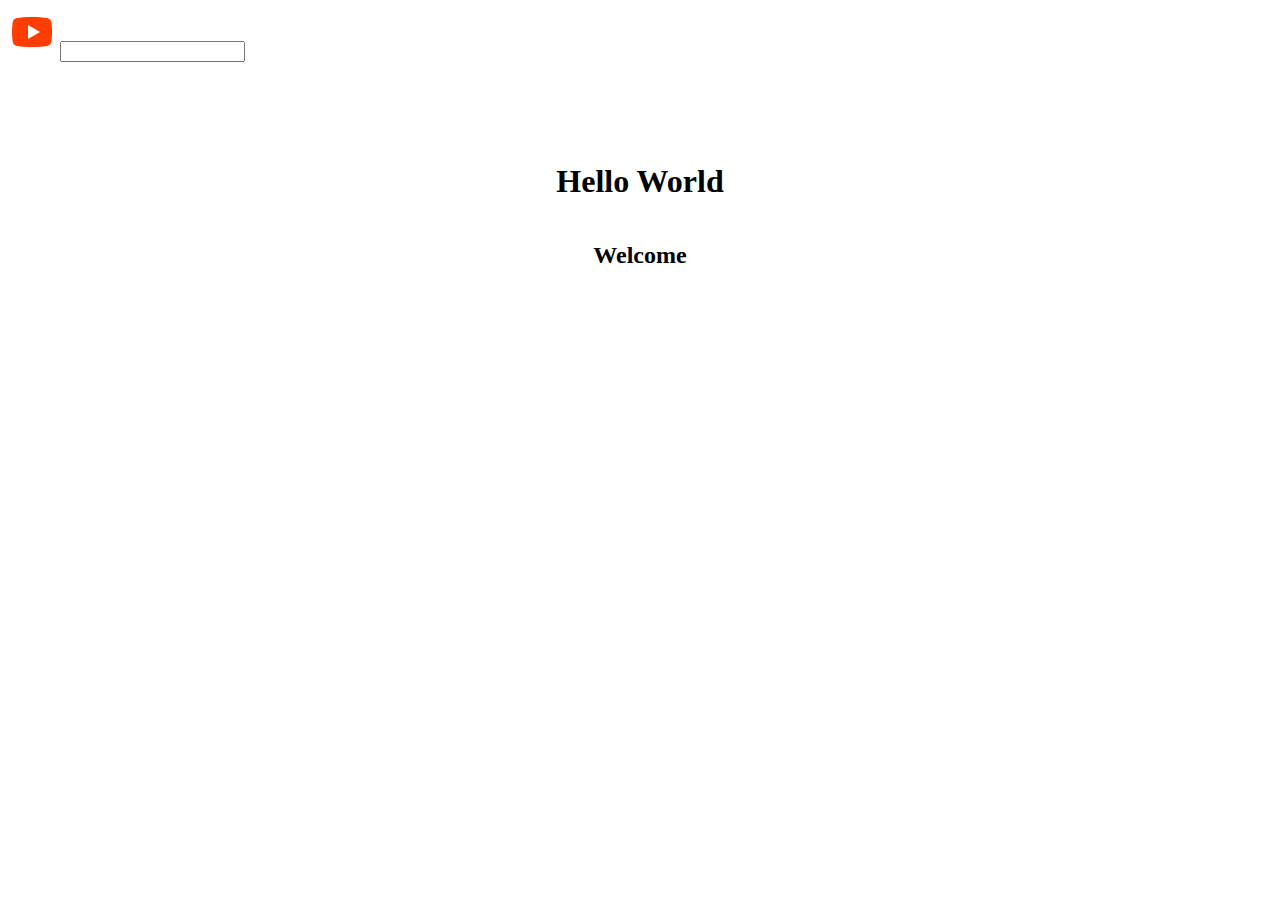
<file: Html - session-5th & 6th Nov 2022/index.html>
<!DOCTYPE html>
<html lang="en">
<head>
    <meta charset="UTF-8">
    <meta http-equiv="X-UA-Compatible" content="IE=edge">
    <meta name="viewport" content="width=device-width, initial-scale=1.0">
    <title>HTML Practice</title>
    <style>
        
        .hero {
            display: flex;
            align-items: center;
            justify-content: center;
            flex-direction: column;
            padding-top: 5rem;

        }
    </style>
</head>
<body>
    <img src="./Assets/icons8-youtube.svg" alt="Youtube-Logo">
    <input type="search" name="youtubr-Search" id="yt">
<div class="hero">
    <h1>Hello World</h1>
    <h2>Welcome</h2>
    
</div>
</body>
</html>
</file>
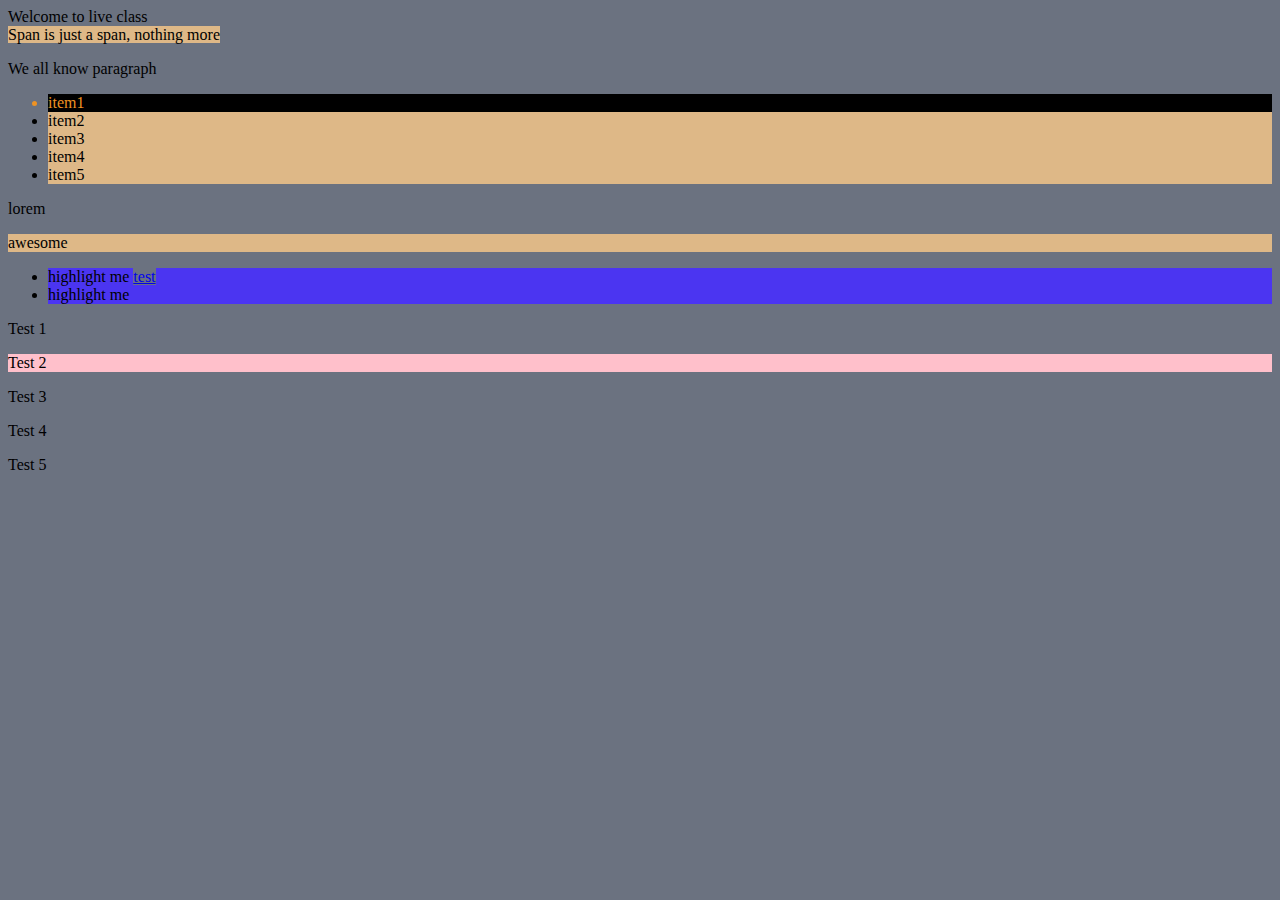
<file: Basics of CSS - session-12th & 13th Nov 2022/CSS-Selectors/index.html>
<!DOCTYPE html>
<html lang="en">
  <head>
    <meta charset="UTF-8" />
    <meta http-equiv="X-UA-Compatible" content="IE=edge" />
    <meta name="viewport" content="width=device-width, initial-scale=1.0" />
    <title>Document</title>
    
    <style>
     
      /* universal selector */
      * {
        background-color: rgb(107 114 128);
      }

      /* individual selector */
      h1 {
        background-color: rgb(147 51 234);
        color: #FFFFFF;
      }
      /* class and id selector */
      .warning {
        background-color: #ef9323;
        color: #FFFFFF;
      }
      #danger {
        background-color: #e93916;
        color: #FFFFFF;
      }
      /* and selector (chained) */
      li.bg-black.text-white{
        background-color: #000;
        color: #ef9323;
      }
      /* combined selector */
      span, li {
        background-color: burlywood;
      }

      /* inside an element */
      div ul li {
        background-color: #4b35f1;
      }
      /* direct child */
      div > li > p {
        background-color: #7667e4;
      }

      /* sibling  ~ or + */
      .sibling + p {
        background-color: pink;
      }
    </style>
  </head>
  <body>
    <div>Welcome to live class</div>
    <span>Span is just a span, nothing more</span>
    <p>We all know paragraph</p>
    <ul>
      <li class="bg-black text-white">item1</li>
      <li >item2</li>
      <li >item3</li>
      <li >item4</li>
      <li>item5</li>
    </ul>

    <div>
      <p>lorem</p>
      <li>awesome</li>
      <ul>
        <li>highlight me <a href="#">test</a></li>
        <li>highlight me</li>
      </ul>
    </div>

    <section>
      <p class="sibling">Test 1</p>
      <p >Test 2</p>
      <p>Test 3</p>
      <p >Test 4</p>
      <p>Test 5</p>
    </section>
  </body>
</html>
</file>
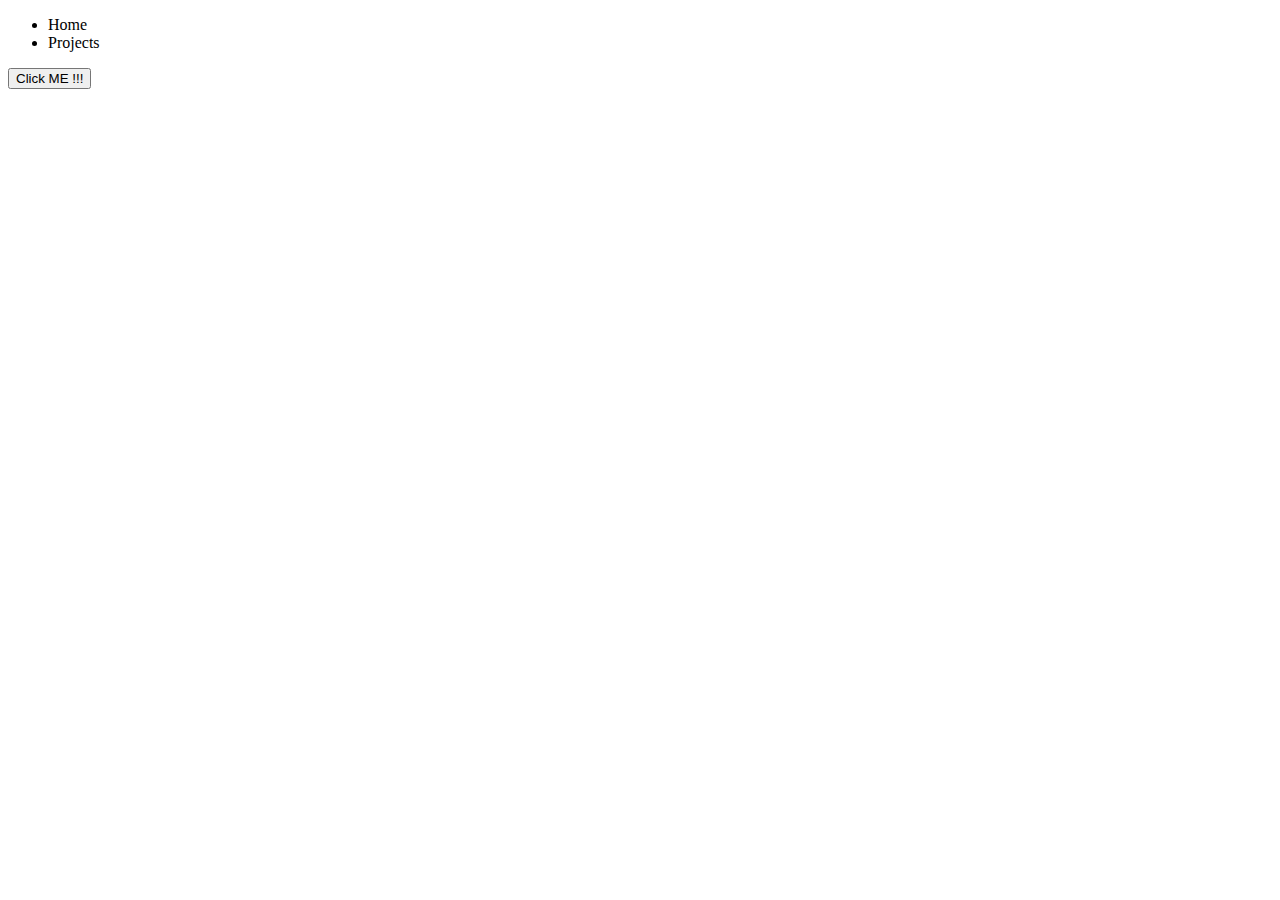
<file: Javascript_10-12-2022/22-1-2023 DOM/index.html>
<!DOCTYPE html>
<html lang="en">
  <head>
    <meta charset="UTF-8" />
    <meta http-equiv="X-UA-Compatible" content="IE=edge" />
    <meta name="viewport" content="width=device-width, initial-scale=1.0" />
    <title>DOM manipulation</title>
  </head>
  <body>
    <header>
      <nav>
        <ul id="ullist">
          <li>Home</li>
          <li>Projects</li>
        </ul>
      </nav>

      <button onclick="maths()" id="clickme">Click ME !!!</button>
      <h1 id="message"></h1>
    </header>

    <script>
      // create Element in html in js
      //   let list = document.createElement("li");
      //   list.style.color = "white";
      //   list.style.backgroundColor = "red";
      //   list.textContent = "best in Class DOM from JS";
      //   document.body.appendChild(list);

      //   remove element in html using JS
      //   const list = document.getElementById("ullist");
      //   list.removeChild(list.firstElementChild);

      // function on a button
      function maths() {
        let input = prompt(`Please Solve This to Move Ahead " 10-2 " `);
        if (input == 8) {
          let msg = document.getElementById("message");
          msg.innerText = "you are Correct";
          msg.style.backgroundColor = "green";
          msg.style.color = "white";
        } else {
          let msg = document.getElementById("message");
          msg.innerText = "you are InCorrect";
          msg.style.backgroundColor = "red";
        }
      }
    </script>
  </body>
</html>
</file>
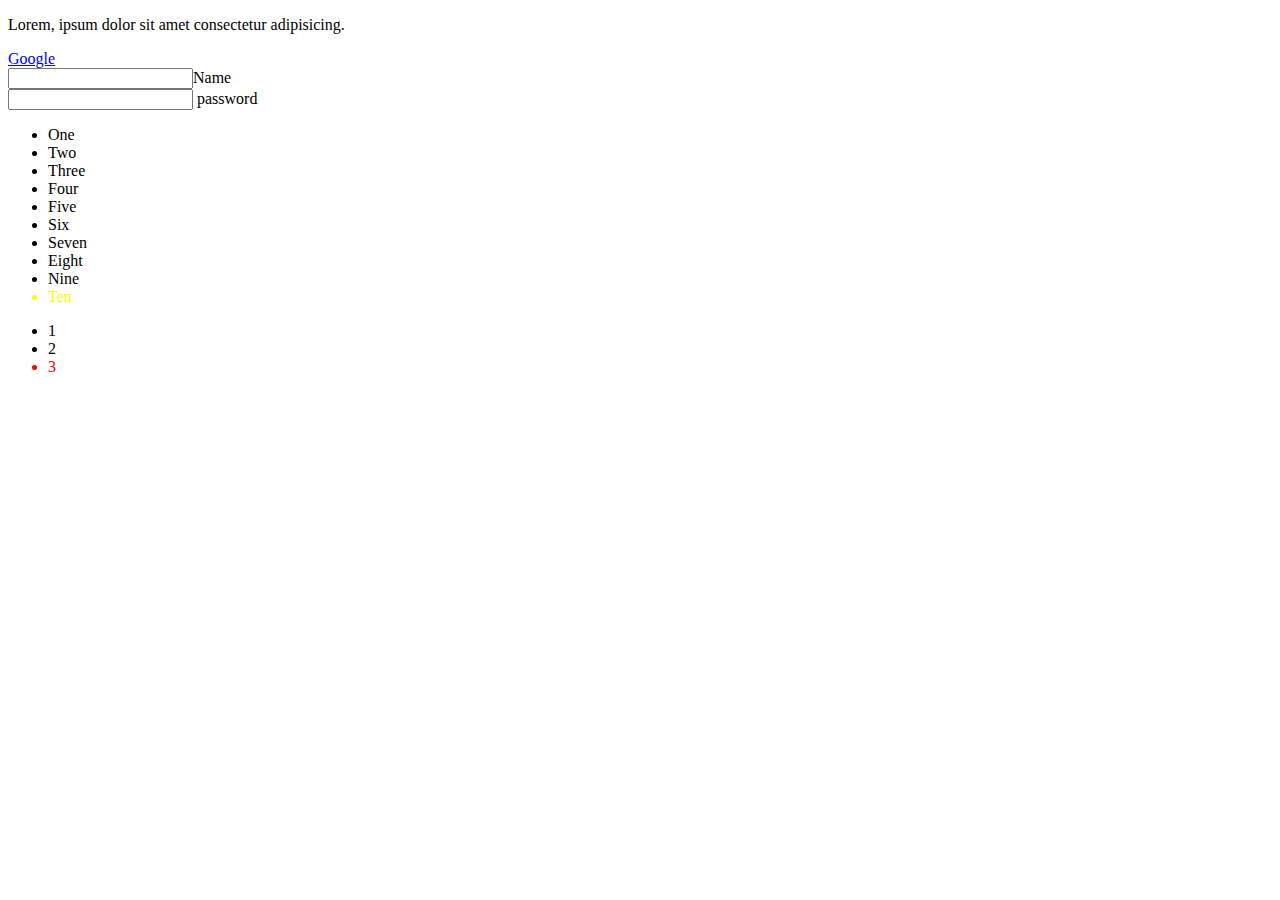
<file: Basics of CSS - session-12th & 13th Nov 2022/CSS Position, FLex, Grid/Satuarday_18th_Nov_22/index.html>
<!DOCTYPE html>
<html lang="en">
<head>
    <meta charset="UTF-8">
    <meta http-equiv="X-UA-Compatible" content="IE=edge">
    <meta name="viewport" content="width=device-width, initial-scale=1.0">
    <title>CSS</title>
    <style>
        /* a:hover{
            color: white;
        }
        a:visited{
            color: #3DBE29;
        }
        a:link{
            color: black;
        } */
        input:focus{
            background-color: #808080;
            color: white;
        }
        /* li:nth-child(5n){
            background-color:#5DA3FA;
            border: 2px dotted black;
        } */
        li:last-child{
            color: red;
        }
    </style>
</head>
<body>
    <p>Lorem, ipsum dolor sit amet consectetur adipisicing.</p>
    <a href="https://www.google.com/">Google</a> <br>
    <input type="text" >Name <br>
    <input type="password"> password <br>

    <ul>
        <li>One</li>
        <li>Two</li>
        <li>Three</li>
        <li>Four</li>
        <li>Five</li>
        <li>Six</li>
        <li>Seven</li>
        <li>Eight</li>
        <li>Nine</li>
        <li style="color: yellow;">Ten</li>
    </ul>


    <ul>
        <li>1</li>
        <li>2</li>
        <li>3</li>
    </ul>
</body>
</html>
</file>
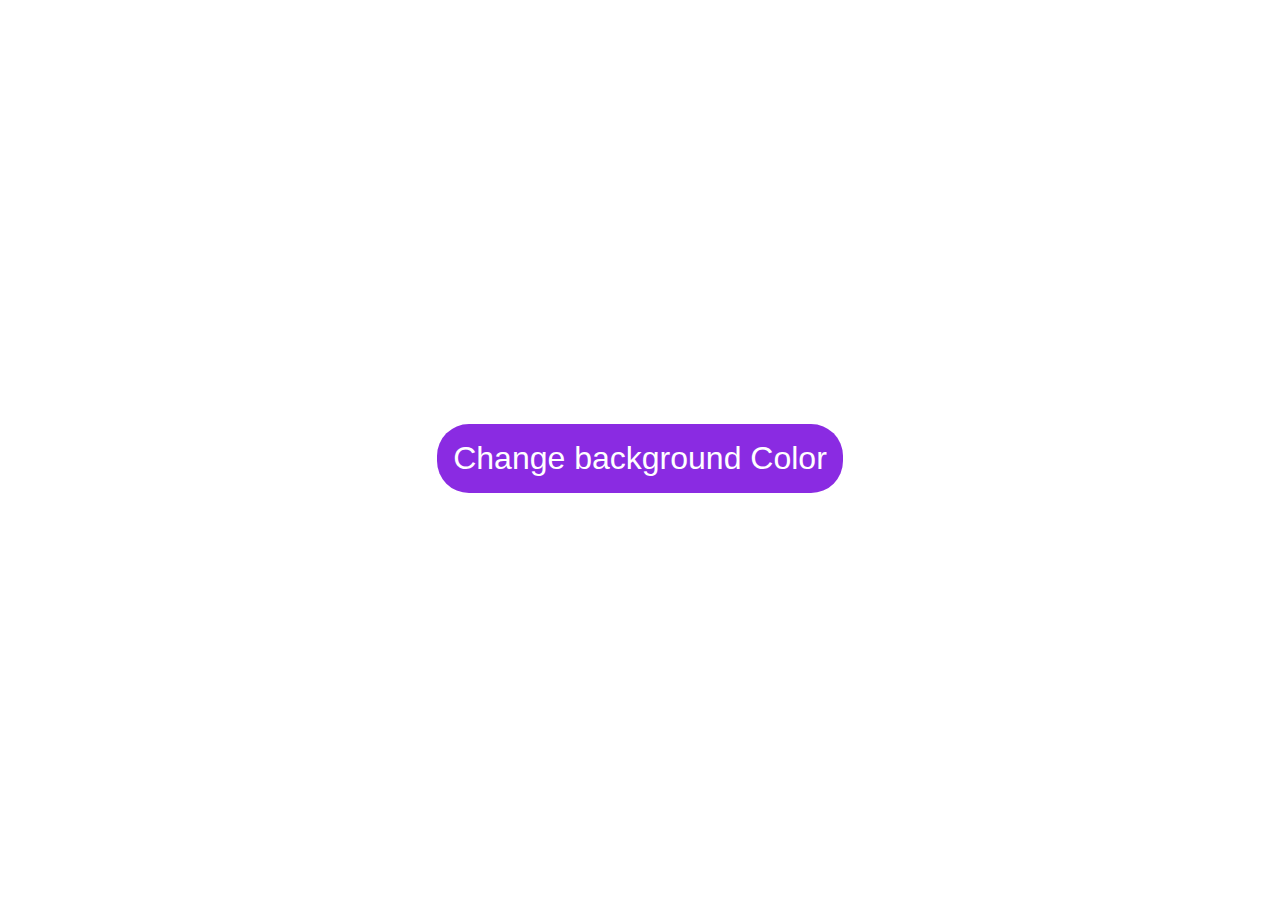
<file: Javascript_10-12-2022/22-1-2023 DOM/Project/index.html>
<!DOCTYPE html>
<html lang="en">
  <head>
    <meta charset="UTF-8" />
    <meta http-equiv="X-UA-Compatible" content="IE=edge" />
    <meta name="viewport" content="width=device-width, initial-scale=1.0" />
    <title>DOM Project in Class</title>
    <link rel="stylesheet" href="./style.css" />
  </head>
  <body>
    <button id="action">Change background Color</button>

    <script src="./main.js"></script>
  </body>
</html>
</file>
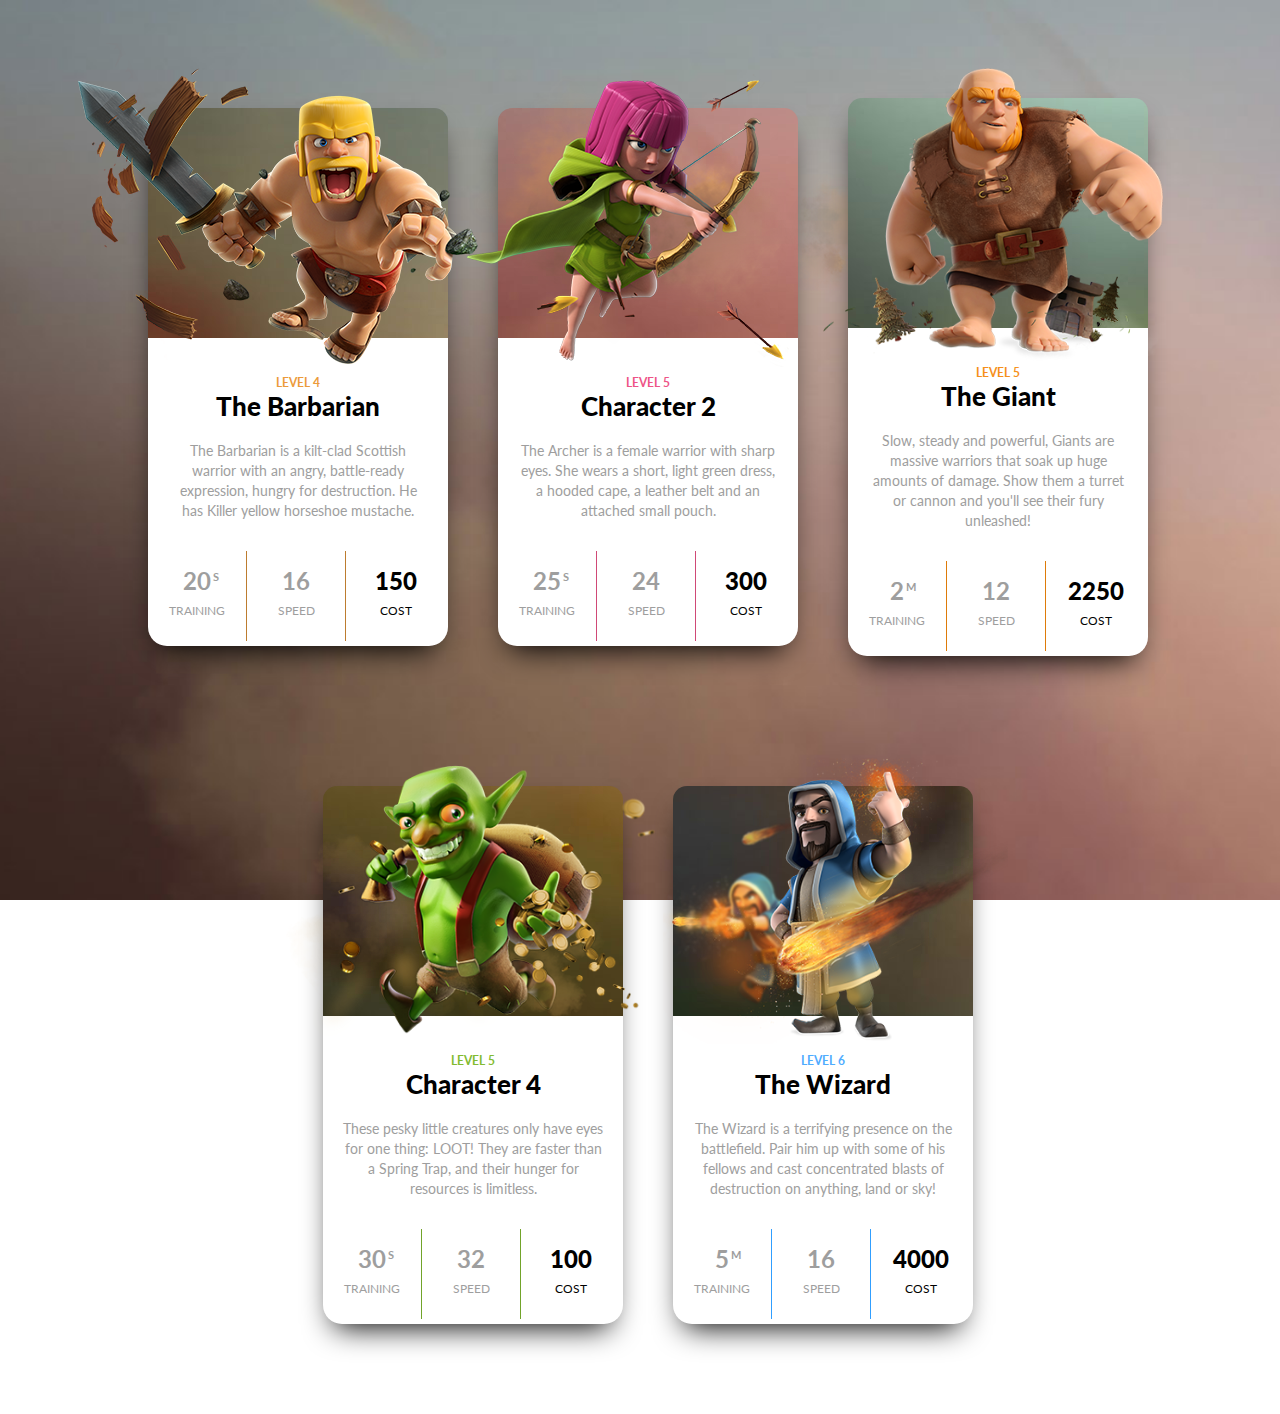
<file: Javascript_10-12-2022/JS - Assignments/Dom Projects/04_DOM Project/04_DOM Project/index.html>
<!DOCTYPE html>
<html lang="en">

<head>
    <meta charset="UTF-8" />
    <meta http-equiv="X-UA-Compatible" content="IE=edge" />
    <meta name="viewport" content="width=device-width, initial-scale=1.0" />
    <title>Document</title>
    <link rel="stylesheet" href="./style.css" />
</head>

<body>
    <div class="slide-container">
        <div class="wrapper">
            <div class="clash-card barbarian">
                <div class="clash-card__image clash-card__image--barbarian">
                    <img src="./assets/barbarian.png" alt="barbarian" />
                </div>
                <div class="clash-card__level clash-card__level--barbarian">
                    Level 4
                </div>
                <div>The Barbarian</div>
                <div class="clash-card__unit-description">
                    The Barbarian is a kilt-clad Scottish warrior with an angry,
                    battle-ready expression, hungry for destruction. He has Killer
                    yellow horseshoe mustache.
                </div>

                <div class="clash-card__unit-stats clash-card__unit-stats--barbarian clearfix">
                    <div class="one-third">
                        <div class="stat">20<sup>S</sup></div>
                        <div class="stat-value">Training</div>
                    </div>

                    <div class="one-third">
                        <div class="stat">16</div>
                        <div class="stat-value">Speed</div>
                    </div>

                    <div class="one-third no-border">
                        <div class="stat">150</div>
                        <div class="stat-value">Cost</div>
                    </div>
                </div>
            </div>
            <!-- end clash-card barbarian-->
        </div>
        <!-- end wrapper -->

        <div class="wrapper">
            <div class="clash-card archer">
                <div class="clash-card__image clash-card__image--archer">
                    <img src="./assets/archer.png" alt="archer" />
                </div>
                <div class="clash-card__level clash-card__level--archer">Level 5</div>
                <div>Character 2</div>
                <div class="clash-card__unit-description">
                    The Archer is a female warrior with sharp eyes. She wears a short,
                    light green dress, a hooded cape, a leather belt and an attached
                    small pouch.
                </div>

                <div class="clash-card__unit-stats clash-card__unit-stats--archer clearfix">
                    <div class="one-third">
                        <div class="stat">25<sup>S</sup></div>
                        <div class="stat-value">Training</div>
                    </div>

                    <div class="one-third">
                        <div class="stat">24</div>
                        <div class="stat-value">Speed</div>
                    </div>

                    <div class="one-third no-border">
                        <div class="stat">300</div>
                        <div class="stat-value">Cost</div>
                    </div>
                </div>
            </div>
            <!-- end clash-card archer-->
        </div>
        <!-- end wrapper -->

        <div class="wrapper">
            <div class="clash-card giant">
                <div class="clash-card__image clash-card__image--giant">
                    <img src="./assets/giant.png" alt="giant" />
                </div>
                <div class="clash-card__level clash-card__level--giant">Level 5</div>
                <div>The Giant</div>
                <div class="clash-card__unit-description">
                    Slow, steady and powerful, Giants are massive warriors that soak up
                    huge amounts of damage. Show them a turret or cannon and you'll see
                    their fury unleashed!
                </div>

                <div class="clash-card__unit-stats clash-card__unit-stats--giant clearfix">
                    <div class="one-third">
                        <div class="stat">2<sup>M</sup></div>
                        <div class="stat-value">Training</div>
                    </div>

                    <div class="one-third">
                        <div class="stat">12</div>
                        <div class="stat-value">Speed</div>
                    </div>

                    <div class="one-third no-border">
                        <div class="stat">2250</div>
                        <div class="stat-value">Cost</div>
                    </div>
                </div>
            </div>
            <!-- end clash-card giant-->
        </div>
        <!-- end wrapper -->

        <div class="wrapper">
            <div class="clash-card goblin">
                <div class="clash-card__image clash-card__image--goblin">
                    <img src="./assets/goblin.png" alt="goblin" />
                </div>
                <div class="clash-card__level clash-card__level--goblin">Level 5</div>
                <div>Character 4</div>
                <div class="clash-card__unit-description">
                    These pesky little creatures only have eyes for one thing: LOOT!
                    They are faster than a Spring Trap, and their hunger for resources
                    is limitless.
                </div>

                <div class="clash-card__unit-stats clash-card__unit-stats--goblin clearfix">
                    <div class="one-third">
                        <div class="stat">30<sup>S</sup></div>
                        <div class="stat-value">Training</div>
                    </div>

                    <div class="one-third">
                        <div class="stat">32</div>
                        <div class="stat-value">Speed</div>
                    </div>

                    <div class="one-third no-border">
                        <div class="stat">100</div>
                        <div class="stat-value">Cost</div>
                    </div>
                </div>
            </div>
            <!-- end clash-card goblin-->
        </div>
        <!-- end wrapper -->

        <div class="wrapper">
            <div class="clash-card wizard">
                <div class="clash-card__image clash-card__image--wizard">
                    <img src="./assets/wizard.png" alt="wizard" />
                </div>
                <div class="clash-card__level clash-card__level--wizard">Level 6</div>
                <div>The Wizard</div>
                <div class="clash-card__unit-description">
                    The Wizard is a terrifying presence on the battlefield. Pair him up
                    with some of his fellows and cast concentrated blasts of destruction
                    on anything, land or sky!
                </div>

                <div class="clash-card__unit-stats clash-card__unit-stats--wizard clearfix">
                    <div class="one-third">
                        <div class="stat">5<sup>M</sup></div>
                        <div class="stat-value">Training</div>
                    </div>

                    <div class="one-third">
                        <div class="stat">16</div>
                        <div class="stat-value">Speed</div>
                    </div>

                    <div class="one-third no-border">
                        <div class="stat">4000</div>
                        <div class="stat-value">Cost</div>
                    </div>
                </div>
            </div>
            <!-- end clash-card wizard-->
        </div>
        <!-- end wrapper -->
    </div>
    <!-- end container -->
</body>

</html>
</file>
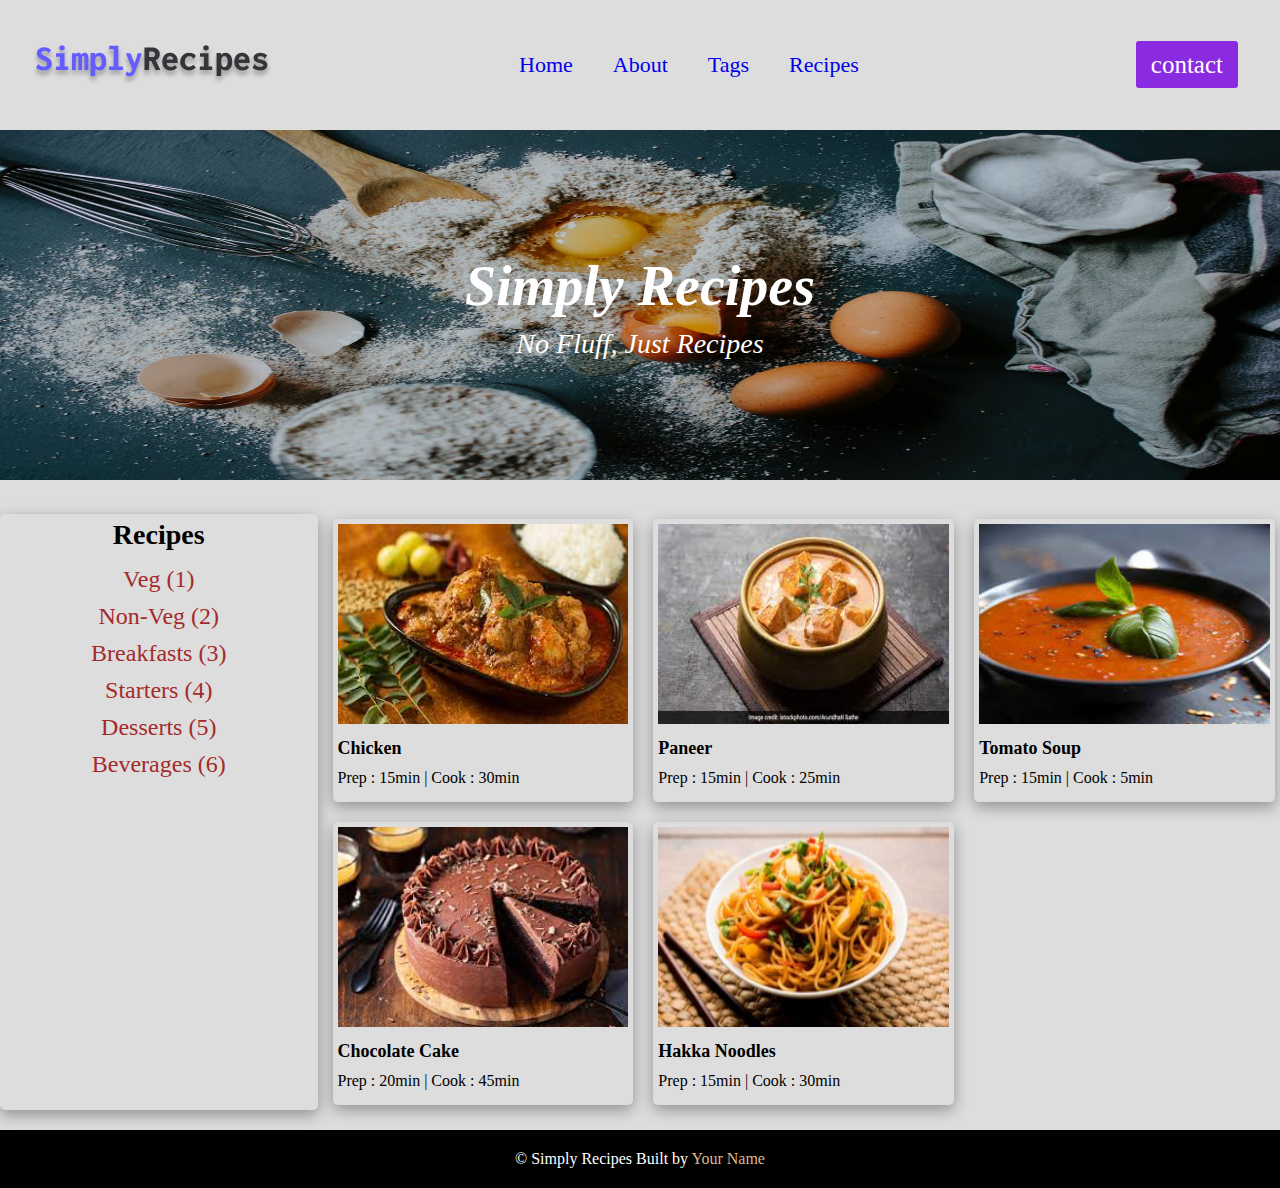
<file: Javascript_10-12-2022/JS - Assignments/Dom Projects/05_DOM Project/05_DOM Project/index.html>
<!DOCTYPE html>
<html lang="en">

<head>
    <meta charset="UTF-8" />
    <meta http-equiv="X-UA-Compatible" content="IE=edge" />
    <meta name="viewport" content="width=device-width, initial-scale=1.0" />
    <title>Simply Recipes</title>
    <link rel="stylesheet" href="style.css" />
    <link rel="shortcut icon" href="/img/favicon.ico" type="image/x-icon">
</head>

<body>
    <nav class="navbar">
        <div class="nav-center">
            <div class="nav-header">
                <a href="index.html" class="nav-logo">
                    <img src="./img/logo.svg" alt="Simply Recipes" />
                </a>
            </div>
            <div class="nav-links">
                <a href="index.html" class="nav-link"> home </a>
                <a href="index.html" class="nav-link"> about </a>
                <a href="index.html" class="nav-link"> tags </a>
                <a href="index.html" class="nav-link"> recipes </a>
            </div>
            <div>
                <a href="index.html" class="btn"> contact </a>
            </div>
        </div>
    </nav>
    <main class="page">
        <header class="hero">
            <div class="hero-container">
                <img src="./img/main.jpeg" alt="Main Image">
                <div class="hero-text">
                    <h1>Simply Recipes</h1>
                    <h4>No Fluff, Just Recipes</h4>
                </div>
            </div>
        </header>
        <section class="recipes-container">
            <div class="tags-container">
                <h4 class="text-r">recipes</h4>
                <div>
                    <a href="#"> Veg (1)</a>
                    <a href="#"> Non-Veg (2)</a>
                    <a href="#"> Breakfasts (3)</a>
                    <a href="#"> Starters (4)</a>
                    <a href="#"> Desserts (5)</a>
                    <a href="#"> Beverages (6)</a>
                </div>
            </div>
            <div class="recipe-gallery">
                <div class="card">
                    <a href="#" class="recipe-text">
                        <img src="./img/recipe-1.jpeg" class="recipe-img" />
                        <h5 class="recipe-name">Chicken</h5>
                        <p class="recipe-disp">Prep : 15min | Cook : 30min</p>
                    </a>
                </div>
                <div class="card">
                    <a href="#" class="recipe-text">
                        <img src="./img/recipe-2.jpeg" class="recipe-img " />
                        <h5 class="recipe-name">Paneer</h5>
                        <p class="recipe-disp">Prep : 15min | Cook : 25min</p>
                    </a>
                </div>
                <div class="card">
                    <a href="#" class="recipe-text">
                        <img src="./img/recipe-3.jpeg" class="recipe-img " />
                        <h5 class="recipe-name">Tomato Soup</h5>
                        <p class="recipe-disp">Prep : 15min | Cook : 5min</p>
                    </a>
                </div>
                <div class="card">
                    <a href="#" class="recipe-text">
                        <img src="./img/recipe-4.jpeg" class="recipe-img " />
                        <h5 class="recipe-name">Chocolate Cake</h5>
                        <p class="recipe-disp">Prep : 20min | Cook : 45min</p>
                    </a>
                </div>
                <div class="card">
                    <a href="#" class="recipe-text">
                        <img src="./img/recipe-5.jpeg" class="recipe-img " />
                        <h5 class="recipe-name">Hakka Noodles</h5>
                        <p class="recipe-disp">Prep : 15min | Cook : 30min</p>
                    </a>
                </div>
            </div>
        </section>
    </main>

    <footer class="page-footer">
        <p>
            &copy;
            <span class="footer-logo">Simply Recipes</span> Built by
            <a href=#>Your Name</a>
        </p>
    </footer>
</body>

</html>




<!-- 
    const ab = document.querySelector(".nav-links")
let x = document.createElement("a")
x.classList.add("btn")
x.textContent="Recipes 2"
'Recipes 2'
ab.append(x)
 -->
</file>
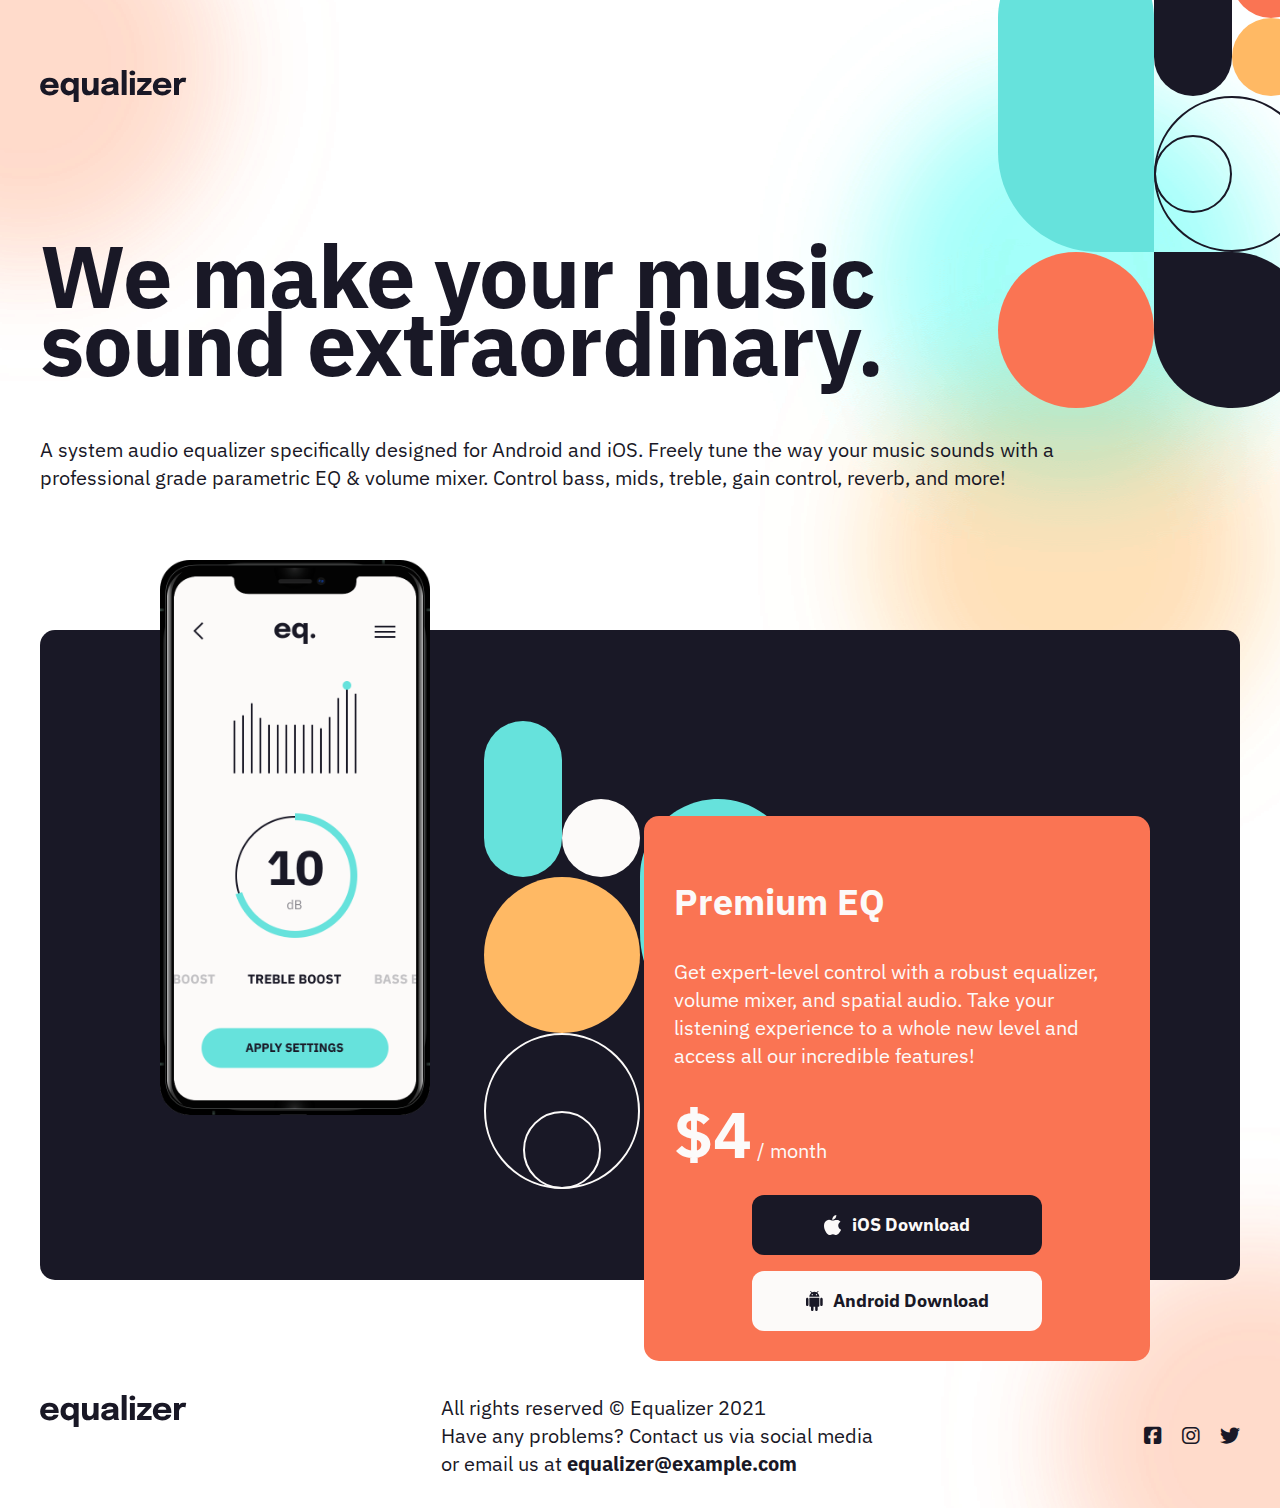
<file: Javascript_10-12-2022/JS - Assignments/Dom Projects/06_DOM Project/06_DOM Project/index.html>
<!DOCTYPE html>
<html lang="en">

<head>
  <meta charset="UTF-8">
  <meta name="viewport" content="width=device-width, initial-scale=1.0">

  <link rel="stylesheet" href="./css/style.css">
  <title>DOM Project 3</title>
</head>

<body>

  <main>
    <div class="top_img"><img src="./assets/bg-pattern-1.svg" alt="Background top image"></div>
    <header><img src="./assets/logo.svg" alt="Logo" class="logo"></header>
    <section class="hero">
      <h1>We make your music sound extraordinary.</h1>
      <p>A system audio equalizer specifically designed for Android and iOS. Freely tune the
        way your music sounds with a professional grade parametric EQ & volume mixer. Control
        bass, mids, treble, gain control, reverb, and more!</p>
    </section>

    <section class="app">
      <div class="app_img">
        <img src="./assets/illustration-app.png" alt="Ilustration app">
      </div>
      <div class="app_info">
        <h2>Premium EQ</h2>
        <p>Get expert-level control with a robust equalizer, volume mixer, and spatial audio. Take
          your listening experience to a whole new level and access all our incredible features!</p>
        <div class="app_price">
          <span>$4</span> / month
        </div>
        <div class="buttons">
          <div class="button iosDownload">
            <img src="./assets/icon-apple.svg" alt="iOS button">
            <span>iOS Download</span>
          </div>
          <div class="button androidDownload">
            <img src="./assets/icon-android.svg" alt="Android button">
            <span>Android Download</span>
          </div>
        </div>
      </div>
    </section>

    <footer>
      <div class="footer_logo"><img src="./assets/logo.svg" alt="Logo" class="logo"></div>
      <div class="footer_text">
        <div class="footer_copy">All rights reserved © Equalizer 2021</div>
        <div class="footer_problems"> Have any problems? Contact us via social media or email us at
          <strong>equalizer@example.com </strong>
        </div>
      </div>

      <div class="footer_social">
        <div class="footer_social_ico"><i class="fa-brands fa-square-facebook"></i></div>
        <div class="footer_social_ico"><i class="fa-brands fa-instagram"></i></div>
        <div class="footer_social_ico"><i class="fa-brands fa-twitter"></i></div>
      </div>

    </footer>
  </main>


  <link rel="stylesheet" href="https://cdnjs.cloudflare.com/ajax/libs/font-awesome/6.2.0/css/all.min.css">
</body>

</html>
</file>
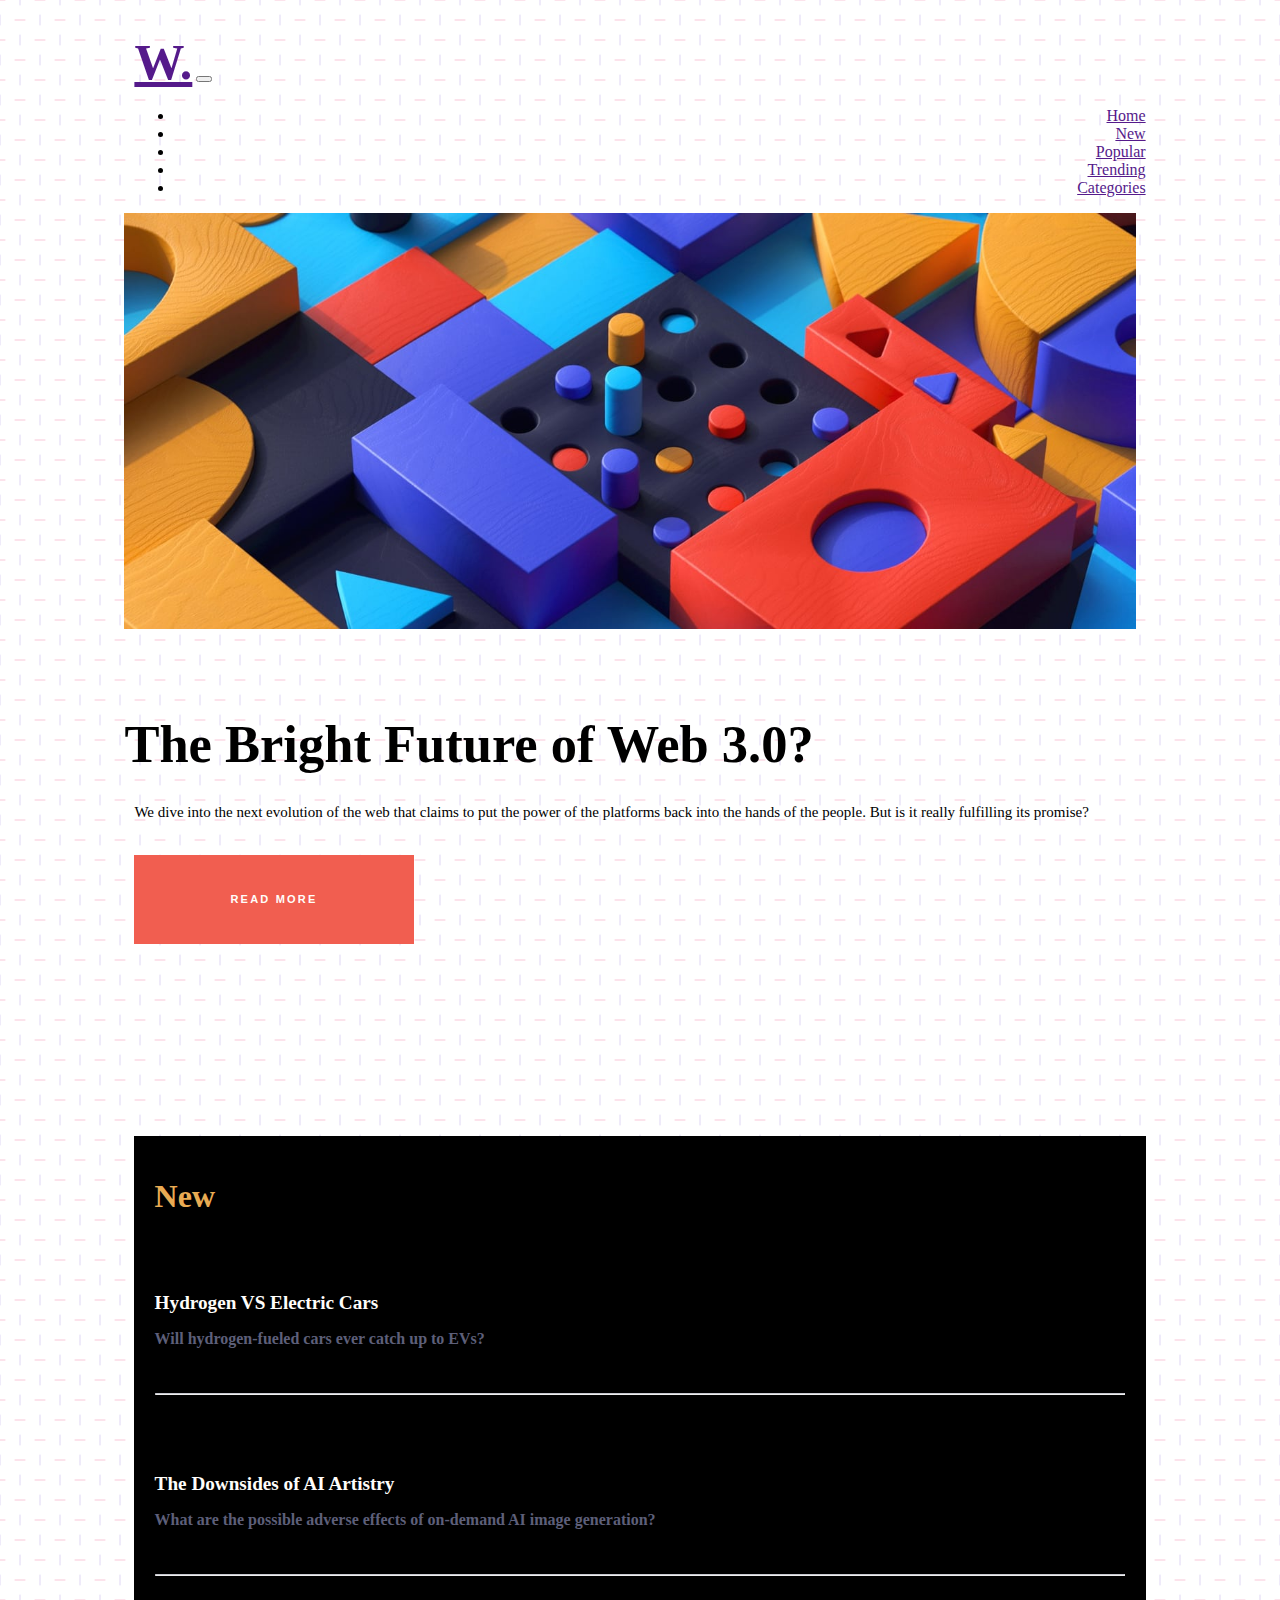
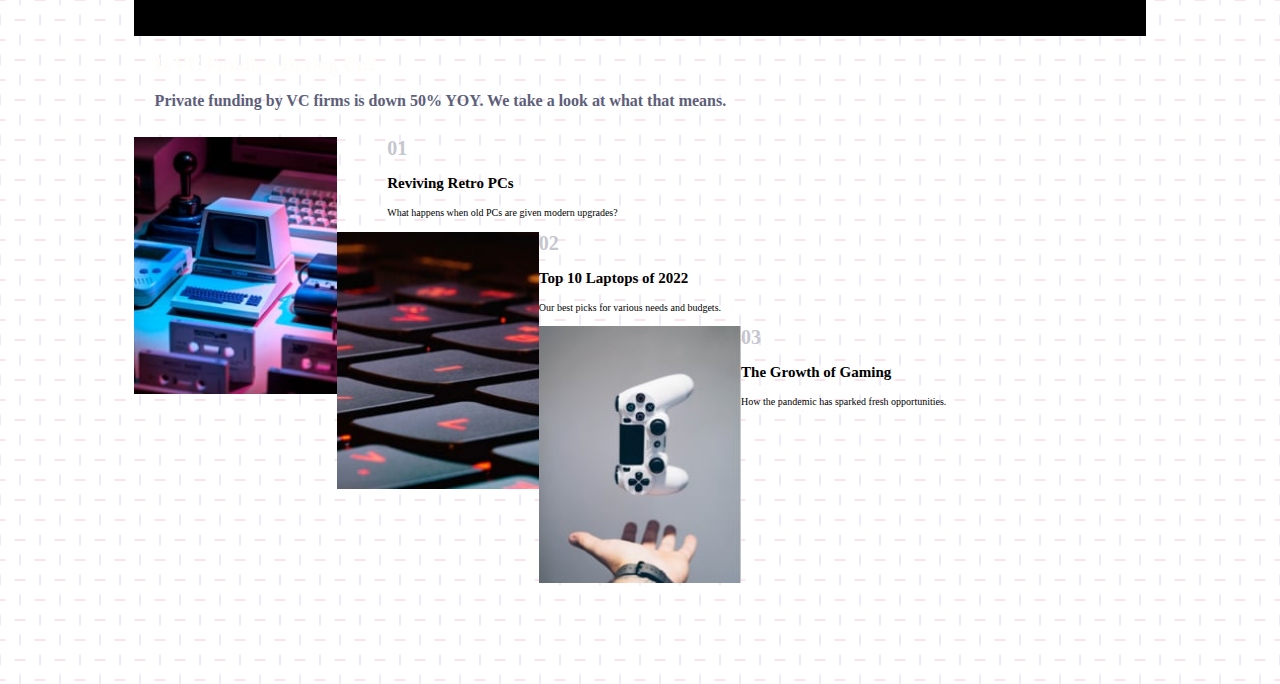
<file: Javascript_10-12-2022/JS - Assignments/Dom Projects/DOM P8/DOM P8/index.html>
<!DOCTYPE html>
<html lang="en">
  <head>
    <meta charset="UTF-8" />
    <meta name="viewport" content="width=device-width, initial-scale=1.0" />
    <title>Frontend Mentor | News homepage</title>
    <link
      rel="stylesheet"
      href="https://cdn.jsdelivr.net/npm/bootstrap@5.2.2/dist/css/bootstrap.min.css"
      integrity="sha384-Zenh87qX5JnK2Jl0vWa8Ck2rdkQ2Bzep5IDxbcnCeuOxjzrPF/et3URy9Bv1WTRi"
      crossorigin="anonymous"
    />
    <link rel="stylesheet" href="style.css" />
    <script
      src="https://cdn.jsdelivr.net/npm/bootstrap@5.2.2/dist/js/bootstrap.bundle.min.js"
      integrity="sha384-OERcA2EqjJCMA+/3y+gxIOqMEjwtxJY7qPCqsdltbNJuaOe923+mo//f6V8Qbsw3"
      crossorigin="anonymous"
    ></script>
    <script
      src="https://cdn.jsdelivr.net/npm/bootstrap@5.2.2/dist/js/bootstrap.min.js"
      integrity="sha384-IDwe1+LCz02ROU9k972gdyvl+AESN10+x7tBKgc9I5HFtuNz0wWnPclzo6p9vxnk"
      crossorigin="anonymous"
    ></script>
    <script
      src="https://cdn.jsdelivr.net/npm/@popperjs/core@2.11.6/dist/umd/popper.min.js"
      integrity="sha384-oBqDVmMz9ATKxIep9tiCxS/Z9fNfEXiDAYTujMAeBAsjFuCZSmKbSSUnQlmh/jp3"
      crossorigin="anonymous"
    ></script>
  </head>
  <body>
    <main class="container-fluid">
      <nav class="navbar navbar-expand-lg">
        <a class="navbar-brand" href="">W.</a>

        <button class="navbar-toggler" type="button">
          <span class="navbar-toggler-icon"></span>
        </button>

        <div class="collapse navbar-collapse" id="navbarTogglerDemo01">
          <ul class="navbar-nav ms-auto list-btn">
            <li class="nav-item">
              <a class="nav-link" href="">Home</a>
            </li>
            <li class="nav-item">
              <a class="nav-link" href="">New</a>
            </li>
            <li class="nav-item">
              <a class="nav-link" href="">Popular</a>
            </li>
            <li class="nav-item">
              <a class="nav-link" href="">Trending</a>
            </li>
            <li class="nav-item">
              <a class="nav-link" href="">Categories</a>
            </li>
          </ul>
        </div>
      </nav>

      <section class="row first-row">
        <div class="col-lg-8">
          <img
            class="desk-image"
            src="images/image-web-3-desktop.jpg"
            alt="desk-img"
          />
          <div class="row second-row">
            <div class="col-lg-6">
              <h1 class="img-heading">The Bright Future of Web 3.0?</h1>
            </div>
            <div class="col-lg-6">
              <p class="sec-row-p">
                We dive into the next evolution of the web that claims to put
                the power of the platforms back into the hands of the people.
                But is it really fulfilling its promise?
              </p>
              <button class="read-btn">READ MORE</button>
            </div>
          </div>
        </div>
        <aside class="col-lg-4 new">
          <h1>New</h1>
          <h2 class="new-head">Hydrogen VS Electric Cars</h2>
          <p class="new-p">Will hydrogen-fueled cars ever catch up to EVs?</p>
          <hr class="hr-line" />
          <h2 class="new-head">The Downsides of AI Artistry</h2>
          <p class="new-p">
            What are the possible adverse effects of on-demand AI image
            generation?
          </p>
          <hr class="hr-line" />
          <h2 class="new-head">Is VC Funding Drying Up?</h2>
          <p class="new-p">
            Private funding by VC firms is down 50% YOY. We take a look at what
            that means.
          </p>
        </aside>
      </section>

      <section class="row last-row">
        <div class="col-lg-4">
          <img
            class="last-row-img"
            src="images/image-retro-pcs.jpg"
            alt="retro-img"
          />
          <h1 class="last-row-h1">01</h1>
          <h3>Reviving Retro PCs</h3>
          <p class="last-row-p">
            What happens when old PCs are given modern upgrades?
          </p>
        </div>
        <div class="col-lg-4">
          <img
            class="last-row-img"
            src="images/image-top-laptops.jpg"
            alt="laptop-img"
          />
          <h1 class="last-row-h1">02</h1>
          <h3>Top 10 Laptops of 2022</h3>
          <p class="last-row-p">
            Our best picks for various needs and budgets.
          </p>
        </div>
        <div class="col-lg-4">
          <img
            class="last-row-img"
            src="images/image-gaming-growth.jpg"
            alt="growth-img"
          />
          <h1 class="last-row-h1">03</h1>
          <h3>The Growth of Gaming</h3>
          <p class="last-row-p">
            How the pandemic has sparked fresh opportunities.
          </p>
        </div>
      </section>
    </main>
  </body>
</html>
</file>
<file: Javascript_10-12-2022/22-1-2023 DOM/Project/style.css>
body {
  display: flex;
  justify-content: center;
  align-items: center;
  height: 100dvh;
}
button {
  background-color: blueviolet;
  border: none;
  border-radius: 2rem;
  color: white;
  font-size: 2rem;
  padding: 1rem;
}
</file>
<file: Javascript_10-12-2022/JS - Assignments/Dom Projects/04_DOM Project/04_DOM Project/style.css>
@import url(https://fonts.googleapis.com/css?family=Lato:400,700,900);
*,
*:before,
*:after {
  box-sizing: border-box;
}

body {
  background: linear-gradient(to bottom, #8c7a7a 0%, #af877c 65%, #af877c 100%) fixed;
  background: url("./assets/coc-background.jpg") no-repeat center center fixed;
  background-size: cover;
  font: 14px/20px "Lato", Arial, sans-serif;
  color: #9e9e9e;
  height: 100vh;
  width: 100vw;
  display: flex;
  align-items: center;
  justify-content: space-around;
  overflow-x: hidden;
}

.slide-container {
  margin: auto;
  display: flex;
  gap: 50px;
  align-items: center;
  justify-content: center;
  flex-wrap: wrap;
  padding: 50px 30px;
}

.wrapper {
  padding-top: 40px;
  padding-bottom: 40px;
}
.wrapper:focus {
  outline: 0;
}

.clash-card {
  background: white;
  width: 300px;
  display: inline-block;
  margin: auto;
  border-radius: 19px;
  position: relative;
  text-align: center;
  box-shadow: -1px 15px 30px -12px black;
  z-index: 9999;
}

.clash-card__image {
  position: relative;
  height: 230px;
  margin-bottom: 35px;
  border-top-left-radius: 14px;
  border-top-right-radius: 14px;
}

.clash-card__image--barbarian {
  background: url("./assets/barbarian-bg.jpg");
}
.clash-card__image--barbarian img {
  width: 400px;
  position: absolute;
  top: -65px;
  left: -70px;
}

.clash-card__image--archer {
  background: url("./assets/archer-bg.jpg");
}
.clash-card__image--archer img {
  width: 400px;
  position: absolute;
  top: -34px;
  left: -37px;
}

.clash-card__image--giant {
  background: url("./assets/giant-bg.jpg");
}
.clash-card__image--giant img {
  width: 340px;
  position: absolute;
  top: -30px;
  left: -25px;
}

.clash-card__image--goblin {
  background: url("./assets//goblin-bg.jpg");
}
.clash-card__image--goblin img {
  width: 370px;
  position: absolute;
  top: -21px;
  left: -37px;
}

.clash-card__image--wizard {
  background: url("./assets/wizard-bg.jpg");
}
.clash-card__image--wizard img {
  width: 345px;
  position: absolute;
  top: -28px;
  left: -10px;
}

.clash-card__level {
  text-transform: uppercase;
  font-size: 12px;
  font-weight: 700;
  margin-bottom: 3px;
}

.clash-card__level--barbarian {
  color: #ec9b3b;
}

.clash-card__level--archer {
  color: #ee5487;
}

.clash-card__level--giant {
  color: #f6901a;
}

.clash-card__level--goblin {
  color: #82bb30;
}

.clash-card__level--wizard {
  color: #4facff;
}

.clash-card div:nth-child(3) {
  font-size: 26px;
  color: black;
  font-weight: 900;
  margin-bottom: 5px;
}

.clash-card__unit-description {
  padding: 20px;
  margin-bottom: 10px;
}


.clash-card__unit-stats--barbarian .one-third {
  border-right: 1px solid #bd7c2f;
}


.clash-card__unit-stats--archer .one-third {
  border-right: 1px solid #d04976;
}


.clash-card__unit-stats--giant .one-third {
  border-right: 1px solid #de7b09;
}


.clash-card__unit-stats--goblin .one-third {
  border-right: 1px solid #71a32a;
}

.clash-card__unit-stats--wizard .one-third {
  border-right: 1px solid #309eff;
}

.clash-card__unit-stats {

  font-weight: 700;
  border-bottom-left-radius: 14px;
  border-bottom-right-radius: 14px;
}
.clash-card__unit-stats .one-third {
  width: 33%;
  float: left;
  padding: 20px 15px;
}
.clash-card__unit-stats sup {
  position: absolute;
  bottom: 4px;
  font-size: 45%;
  margin-left: 2px;
}
.clash-card__unit-stats .stat {
  position: relative;
  font-size: 24px;
  margin-bottom: 10px;
}
.clash-card__unit-stats .stat-value {
  text-transform: uppercase;
  font-weight: 400;
  font-size: 12px;
}
.clash-card__unit-stats .no-border {
  border-right: none;
}

.clearfix:after {
  visibility: hidden;
  display: block;
  font-size: 0;
  content: " ";
  clear: both;
  height: 0;
} 

.slick-prev {
  left: 100px;
  z-index: 999;
}

.slick-next {
  right: 100px;
  z-index: 999;
}
</file>
<file: Javascript_10-12-2022/JS - Assignments/Dom Projects/05_DOM Project/05_DOM Project/style.css>
*{
    margin: 0;
    padding: 0;
    box-sizing: border-box;
}

body{
    background-color: #dddddd;
    max-width: 1400px;
    margin: 0 auto;
}

.navbar{
    padding: 32px;
}

.nav-center{
    display: flex;
    justify-content: space-between;
    align-items: center;
}

.nav-links{
    display: flex;
    align-items: center;
    font-size: 22px;

}

.recipe-text{
    text-transform: capitalize;
    text-decoration: none;
    color: black;
}

a{
    text-decoration: none;
}

.nav-link{
    padding: 20px 10px;
}

.nav-links a{
    margin-right: 20px;
    text-transform: capitalize;
    text-decoration: none;
}

.btn{
    background-color: blueviolet;
    padding: 10px 15px;
    color: white;
    border-radius: 3px;
    margin: 10px;
    font-size: 25px;
}

.hero-container{
    position: relative;
    text-align: center;
    margin-bottom: 30px;
}

.hero-container img{
    width: 100%;
    height: 350px;
}

.hero-text{
    position: absolute;
    top: 50%;
    left:50% ;
    transform: translate(-50%,-50%);
}

.hero-text h1{
    font-size: 56px;
    color: white;
    margin-bottom: 10px;
    font-style: italic;
}

.hero-text h4{
    font-size: 28px;
    color: white;
    font-weight: 400;
    font-style: italic;
}


.recipes-container{
    margin: 0 auto;
    display: grid;
    grid-template-columns: 1fr 3fr;
    gap: 10px;
}

.recipe-gallery{
    display: grid;
    grid-template-columns: 1fr 1fr 1fr;
    gap: 20px;
}
.recipe-gallery .card {
    box-shadow: rgba(0, 0, 0, 0.35) 0px 5px 15px;

}

.recipes-container div{
    padding: 5px;
    border-radius: 5px;

} 

.recipe-img{
    width: 100%;
    height: 200px;
}

.recipe-name{
    text-transform: capitalize;
    font-size: 18px;
    margin-top: 10px;
}

.recipe-disp{
    text-transform: capitalize;
    font-size: 16px;
    margin: 10px 0;
}

.tags-container{
    text-align: center;
    box-shadow: rgba(0, 0, 0, 0.35) 0px 5px 15px;

}

.tags-container div:nth-child(2) {
    display: flex;
    flex-direction: column;
    box-shadow: none;

}

.tags-container div:nth-child(2)> a{
    margin-bottom: 10px;
    font-size: 24px;
    color: brown;
    text-transform: capitalize;
}

.text-r{
    font-size: 28px;
    text-transform: capitalize;
    margin-bottom: 10px;
}

.page-footer{
    text-align: center;
    background-color: black;
    color: white;
    padding: 20px;
    margin-top: 20px;
}

.page-footer a{
    text-decoration: none;
    color: burlywood;
    
}
</file>
<file: Javascript_10-12-2022/JS - Assignments/Dom Projects/06_DOM Project/06_DOM Project/css/style.css>
@import url('https://fonts.googleapis.com/css2?family=IBM+Plex+Sans:wght@400;700&display=swap');

:root{
    --color1: #66E2DC;
    --color2:#FA7453;
    --color3:#FFB964;
    --color4:#FCFAF9;
    --color5:#191826;

    /*Typo*/
    --ff: 'IBM Plex Sans', sans-serif;
    /*h1*/
    --h1-lh:68px;
    --h1-ls: -1px;
    --h1-fw:700;
    --h1-fs:88px;

    /*h2*/
    --h2-lh:52px;
    --h2-fw: 700;
    --h2-fs:40px;

    /*Body1*/
    --body-fs:20px;
    --body-lh: 34px;    
    /*Body2*/
    --body2-fs: 16px;
    --body2-lh: 26px;

}

/* General */
html, body{
    margin: 0;
    width: 100%;
    min-height: 100vh;
    font-family: var(--ff);
    font-size: var(--body2-fs);
    line-height: var(--body2-lh);
    background-image: url("../assets/bg-main-mobile.png");
    color: var(--color5);
    overflow-x: hidden;
}
h1{
    font-size: var(--h1-fs);
    line-height: var(--h1-lh);
    font-weight:var(--h1-fw);
    letter-spacing: var(--h1-ls)
}h2{
    font-size: var(--h2-fs);
    font-weight: var(--h2-fw);
    line-height: var(--h2-lh);
}

/* Buttons */
.button {
    min-width: 290px;
    text-align: center;
    min-height: 60px;
    font-weight: 700;
    border-radius: 12px;
    display: grid;
    align-items: center;
    font-size: 18px;
    cursor: pointer;
    display: flex;
    justify-content: center;
    gap: 10px;
}
.buttons {
    display: flex;
    flex-direction: column;
    align-items: center;
    gap: 16px;
}

.iosDownload {
    background: var(--color5);
    color: var(--color4);
}

.iosDownload:hover {
    background: var(--color1);
}

.androidDownload {
    background-color: var(--color4);
    color: var(--color5);
}

.androidDownload:hover {
    background: var(--color3);
}


/*Content */
main{
    max-width: 1200px;
    margin: 0 auto;
    padding: 30px;
}
section {padding: 34px 0;}

/*Header */
header{
    padding: 39px 0;
}
.top_img{display:none}

/*Hero */
h1{font-size: 40px;}
h2 {font-size: 36px;}
/* App */
.app_img {
    display: flex;
    background-image: url('../assets/bg-pattern-2.svg');
    background-repeat: no-repeat;
    background-position: center;
    background-color: var(--color5);
    position: relative;
    border-radius: 15px;
    margin-top: 50px;
    z-index: 2;
    padding-bottom: 50px;
}.app_img img {
    max-width: 200px;
    margin: 0 auto;
    margin-top: -70px;
}
.app_info {
    background: var(--color2);
    border-radius: 15px;
    padding: 30px;
    margin-top: -20px;
    z-index: 99;
    color: var(--color4);
    position: relative;
    gap: 30px;
    display: grid;
}
.app_info h2 {
    padding: 0;
    margin-bottom: 0;
}
.app_info p {margin-top: 0;}

.app_price span {
    font-size: 65px;
    font-weight: var(--h1-fw);
}

/* Footer */
.footer_social {
    display: flex;
    gap: 20px;
}

.footer_social_ico:hover {
    cursor: pointer;
    color: var(--color2) !important;
}

footer {
    display: grid;
    gap: 20px;
    margin-top: 80px;
}
.footer_logo {align-self: flex-start;}


@media (min-width: 760px) {
    h1 {
        font-size: 64px;
        line-height: 64px;
    }
    
    body {
        font-size: 18px;
        line-height: 28px;
    }
    .top_img {
        display:block;
        position: absolute;
        right: -30px;
        top: -60px;
    }
    .hero {
        max-width: 520px;
    }
    .app_img {
        min-height: 600px;
    }
    
    .app_img img {
        max-width: 270px;
        max-height: 555px;
        margin-left: 10%;
    }
    .app_info {
        max-width: 400px;
        margin-top: -400px;
        margin-left: 240px;
    }
    .footer_content {
        align-items: center;
        display: flex;
    }

}


@media (min-width: 1024px) {
    html, body{
        background-image: url(../assets/bg-main-desktop.png);
        background-position: center;
    }

    .hero {
        max-width: 85vw;
        position: relative;
    }

    h1 {
        font-size: var(--h1-fs);
        line-height: var(--h1-lh);
    }

    body {
        font-size: var(--body-fs);
    }

    .app_info {
        position: absolute;
        margin: unset;
        top: 270px;
        right: 90px;
        max-width: 446px;
    }

    .app {
        position: relative;
    }

    footer {
        display: flex;
        align-items: center;
        justify-content: space-between;
    }

    .footer_text {
        max-width: 450px;
    }
}
</file>
<file: Javascript_10-12-2022/JS - Assignments/Dom Projects/DOM P8/DOM P8/style.css>
body {
  background-image: linear-gradient(
      rgba(255, 255, 255, 0.5),
      rgba(255, 255, 255, 0.5)
    ),
    url("data:image/svg+xml,<svg id='patternId' width='100%' height='100%' xmlns='http://www.w3.org/2000/svg'><defs><pattern id='a' patternUnits='userSpaceOnUse' width='40' height='40' patternTransform='scale(1) rotate(0)'><rect x='0' y='0' width='100%' height='100%' fill='hsla(0,0%,100%,1)'/><path d='M20-5V5m0 30v10m20-30v10M0 15v10'  stroke-linejoin='round' stroke-linecap='round' stroke-width='0.5' stroke='hsla(258.5,59.4%,59.4%,1)' fill='none'/><path d='M-5 40H5M-5 0H5m30 0h10M35 40h10M15 20h10'  stroke-linejoin='round' stroke-linecap='round' stroke-width='0.5' stroke='hsla(339.6,82.2%,51.6%,1)' fill='none'/></pattern></defs><rect width='800%' height='800%' transform='translate(0,0)' fill='url(%23a)'/></svg>");
}

h3 {
  font-weight: bold;
  font-size: 18px;
  margin-left: 30%;
  padding-left: 6%;
  padding-right: 2%;
}

.container-fluid {
  padding: 2% 10%;
}

hr.hr-line {
  border-top: 1px solid hsl(233, 8%, 79%);
}

.desk-image {
  width: 100%;
  margin-left: -10px;
}

.first-row {
  margin-right: 0px;
  margin-left: 0px;
}

.new {
  background-color: black;
  padding: 2%;
  color: hsl(35, 77%, 62%);
  font-weight: bolder;
}
.new-h1 {
  padding-top: 5%;
}
.new-head {
  text-align: left;
  font-family: "Inter-Bold";
  color: hsl(36, 100%, 99%);
  font-size: 1.2em;
  margin-top: 8%;
}
.new-p {
  font-family: "Inter-Regular";
  font-size: 1em;
  color: hsl(236, 13%, 42%);
  padding-bottom: 3%;
}

.nav-item {
  padding-left: 1.7em;
  text-align: right;
}

.navbar-brand {
  font-size: 50px;
  font-family: "Inter-ExtraBold";
  font-weight: bolder;
}

.img-heading {
  margin-left: -10px;
  font-size: 3.5em;
  font-weight: 700;
  text-align: left;
  line-height: 50px;
}

.second-row {
  padding: 5% 5% 0% 0%;
  font-size: 15px;
}

.read-btn {
  background-color: hsl(5, 85%, 63%);
  margin-top: 2%;
  padding: 4% 10%;
  color: hsl(36, 100%, 99%);
  font-size: 11px;
  letter-spacing: 0.2em;
  font-weight: bold;
  border: none;
}

.last-row {
  margin: 10% 0% 10% 0%;
  text-align: left;
}
.last-row-img {
  width: 30%;
  float: left;
  padding-bottom: 0;
}
.last-row-h1 {
  color: hsl(233, 8%, 79%);
  font-size: 30px;
  margin-left: 30%;
  padding-left: 6%;
  padding-right: 2%;
}

.last-row-p {
  font-size: 15px;
  margin-left: 30%;
  padding-left: 6%;
  padding-right: 2%;
  margin-bottom: 0;
}

aside {
  height: 460px;
}

@media (min-width: 375px) {
  h3 {
    font-size: 15px;
    padding-left: 0;
    margin-left: 25%;
  }

  .last-row-img {
    width: 20%;
    padding-bottom: 10%;
  }
  .read-btn {
    margin-bottom: 20%;
  }
  .last-row-h1 {
    font-size: 20px;
    padding-left: 0;
    margin-left: 25%;
  }
  .last-row-p {
    font-size: 10px;
    padding-right: 20px;
    padding-left: 0;
    margin-left: 25%;
    margin-bottom: 0;
  }
}
</file>
